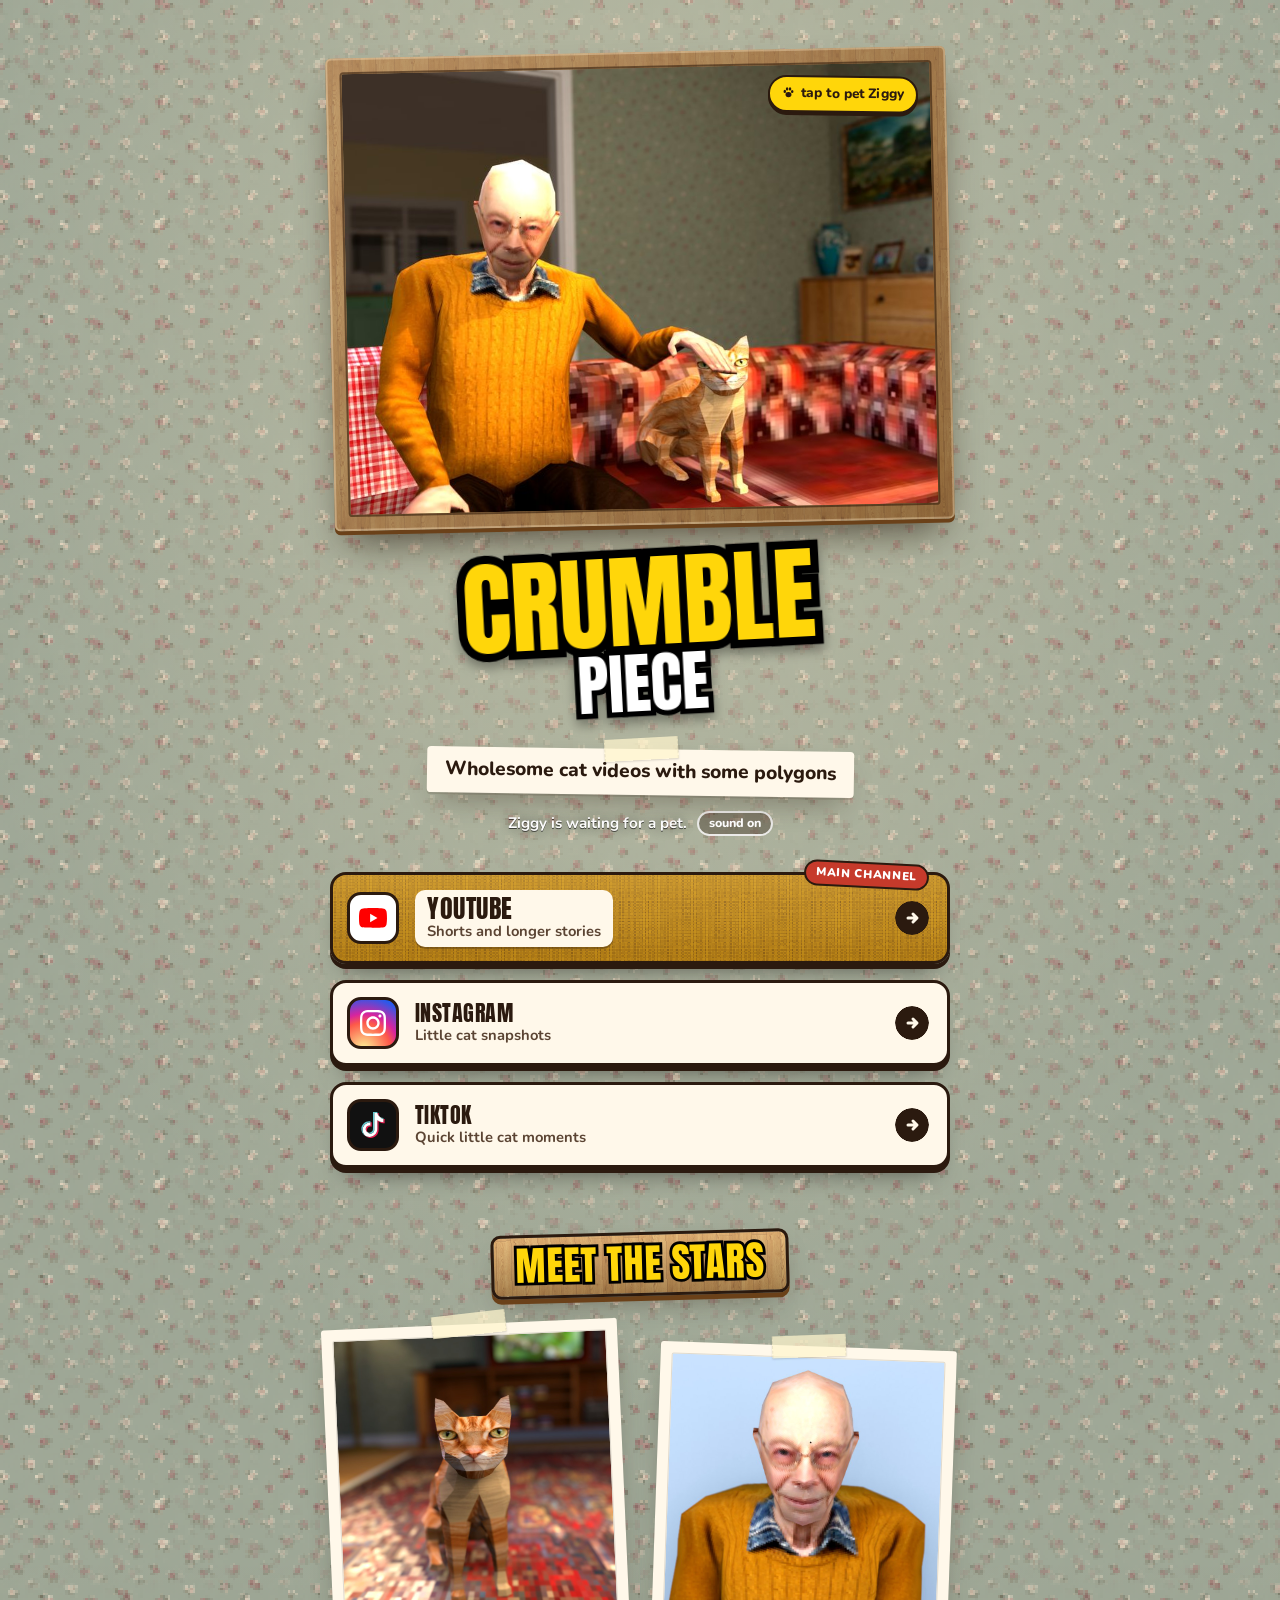
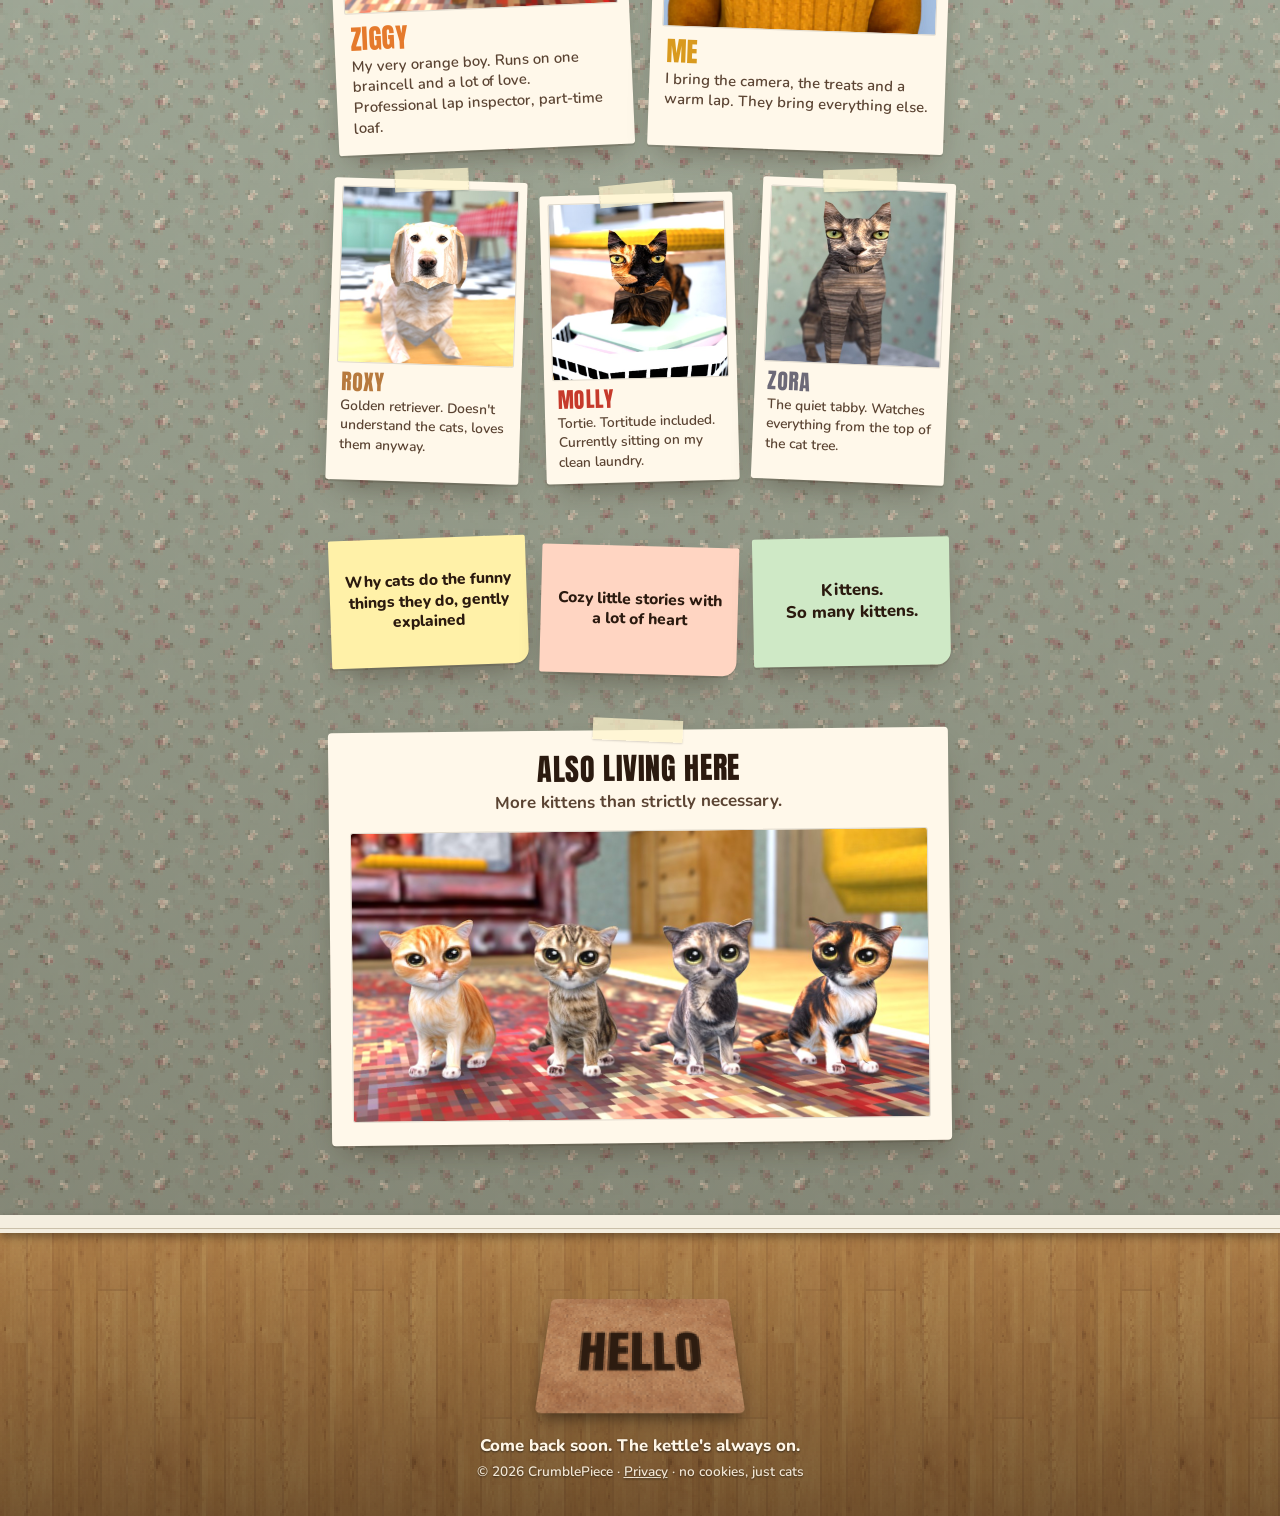
<file: index.html>
<!DOCTYPE html>
<html lang="en">

  <head>
    <meta charset="utf-8">
    <meta name="viewport" content="width=device-width, initial-scale=1">

    <title>CrumblePiece – wholesome cat videos</title>
    <meta name="description" content="Wholesome cat videos starring Ziggy, my very orange cat. Watch CrumblePiece on YouTube, Instagram and TikTok.">
    <link rel="canonical" href="https://crumblepiece.com/">
    <meta name="author" content="CrumblePiece">

    <link rel="icon" type="image/png" sizes="32x32" href="images/favicon-32.png">
    <link rel="apple-touch-icon" href="images/apple-touch-icon.png">
    <meta name="theme-color" content="#8fa287" media="(prefers-color-scheme: light)">
    <meta name="theme-color" content="#2b2a30" media="(prefers-color-scheme: dark)">

    <!-- How the page looks when shared in apps and on social media -->
    <meta property="og:type" content="website">
    <meta property="og:title" content="CrumblePiece">
    <meta property="og:description" content="Wholesome cat videos starring Ziggy and me.">
    <meta property="og:url" content="https://crumblepiece.com/">
    <meta property="og:image" content="https://crumblepiece.com/images/og.jpg">
    <meta property="og:image:width" content="1200">
    <meta property="og:image:height" content="630">
    <meta property="og:image:alt" content="Me on my sofa, petting Ziggy the orange cat">
    <meta name="twitter:card" content="summary_large_image">

    <link rel="preload" href="fonts/anton-latin.woff2" as="font" type="font/woff2" crossorigin>
    <link rel="preload" href="fonts/nunito-latin.woff2" as="font" type="font/woff2" crossorigin>
    <link rel="stylesheet" href="css/style.css">
    <script src="js/main.js" defer></script>
  </head>

  <body>

    <div class="wall">
      <main class="room">

        <!-- The photo on the wall: tap it to pet Ziggy -->
        <header class="hero">
          <div class="frame-wrap">
            <button class="frame" id="pet" type="button" aria-describedby="pet-count">
              <img src="images/hero-1200.jpg" srcset="images/hero-800.jpg 800w, images/hero-1200.jpg 1200w"
                   sizes="(min-width: 700px) 620px, 92vw" width="1200" height="900" fetchpriority="high"
                   alt="Me in my mustard sweater on the sofa, gently petting Ziggy, my orange cat. We both look into the camera.">
              <span class="frame-hint" aria-hidden="true">tap to pet Ziggy</span>
              <span class="visually-hidden">Pet Ziggy</span>
              <span class="hearts" aria-hidden="true"></span>
            </button>
          </div>

          <h1 class="logo" aria-label="CrumblePiece">
            <span class="logo-top" aria-hidden="true">Crumble</span>
            <span class="logo-bottom" aria-hidden="true">Piece</span>
          </h1>

          <p class="tagline">Wholesome cat videos with some polygons</p>

          <p class="pet-count" id="pet-count" aria-live="polite">
            <span id="pet-text">Ziggy is waiting for a pet.</span>
            <button class="sound-toggle" id="sound" type="button" aria-pressed="true">sound on</button>
            <span class="pet-mood" id="pet-mood"></span>
          </p>
        </header>

        <!-- Where to watch -->
        <nav class="links" aria-label="Watch CrumblePiece">

          <a class="link link--main" href="https://www.youtube.com/@CrumblePiece" target="_blank" rel="noopener">
            <span class="link-icon link-icon--yt"><img src="images/icons/youtube.svg" alt="" width="28" height="28"></span>
            <span class="link-text">
              <span class="link-title">YouTube</span>
              <span class="link-sub">Shorts and longer stories</span>
            </span>
            <span class="link-badge">main channel</span>
            <span class="link-arrow" aria-hidden="true"></span>
          </a>

          <a class="link" href="https://www.instagram.com/crumblepiece" target="_blank" rel="noopener">
            <span class="link-icon link-icon--ig"><img src="images/icons/instagram.svg" alt="" width="26" height="26"></span>
            <span class="link-text">
              <span class="link-title">Instagram</span>
              <span class="link-sub">Little cat snapshots</span>
            </span>
            <span class="link-arrow" aria-hidden="true"></span>
          </a>

          <a class="link" href="https://www.tiktok.com/@crumblepiece0" target="_blank" rel="noopener">
            <span class="link-icon link-icon--tt"><img src="images/icons/tiktok.svg" alt="" width="26" height="26"></span>
            <span class="link-text">
              <span class="link-title">TikTok</span>
              <span class="link-sub">Quick little cat moments</span>
            </span>
            <span class="link-arrow" aria-hidden="true"></span>
          </a>

        </nav>

        <!-- The stars, as polaroids taped to the wallpaper -->
        <section class="stars" aria-labelledby="stars-title">
          <h2 class="sign" id="stars-title">Meet the stars</h2>

          <div class="polaroids">
            <figure class="polaroid polaroid--ziggy">
              <img src="images/ziggy.jpg" width="800" height="800" loading="lazy"
                   alt="Ziggy, my orange cat, sitting on the rug in the cozy evening living room and looking into the camera">
              <figcaption>
                <strong>Ziggy</strong>
                My very orange boy. Runs on one braincell and a lot of love. Professional lap inspector, part-time loaf.
              </figcaption>
            </figure>

            <figure class="polaroid polaroid--me">
              <img src="images/me.jpg" width="800" height="800" loading="lazy"
                   alt="My very official passport photo: me in my mustard sweater, staring straight into the camera against a plain blue-grey background">
              <figcaption>
                <strong>Me</strong>
                I bring the camera, the treats and a warm lap. They bring everything else.
              </figcaption>
            </figure>
          </div>

          <div class="polaroids polaroids--small">
            <figure class="polaroid polaroid--roxy">
              <img src="images/roxy.jpg" width="600" height="600" loading="lazy"
                   alt="Roxy, a golden retriever, lying on the wooden floor and looking into the camera">
              <figcaption>
                <strong>Roxy</strong>
                Golden retriever. Doesn't understand the cats, loves them anyway.
              </figcaption>
            </figure>

            <figure class="polaroid polaroid--molly">
              <img src="images/molly.jpg" width="600" height="600" loading="lazy"
                   alt="Molly, a tortoiseshell cat, sitting on top of a laundry basket and looking into the camera">
              <figcaption>
                <strong>Molly</strong>
                Tortie. Tortitude included. Currently sitting on my clean laundry.
              </figcaption>
            </figure>

            <figure class="polaroid polaroid--zora">
              <img src="images/zora.jpg" width="600" height="600" loading="lazy"
                   alt="Zora, a grey tabby cat, sitting on the cat tree and looking into the camera">
              <figcaption>
                <strong>Zora</strong>
                The quiet tabby. Watches everything from the top of the cat tree.
              </figcaption>
            </figure>
          </div>
        </section>

        <!-- What the channel is about: three notes on the wall -->
        <section class="notes" aria-label="What you'll find">
          <p class="note note--1">Why cats do the funny things they do, gently explained</p>
          <p class="note note--2">Cozy little stories with a lot of heart</p>
          <p class="note note--3">Kittens. <br>So many kittens.</p>
        </section>

        <!-- The kittens -->
        <section class="family" aria-labelledby="family-title">
          <h2 class="family-title" id="family-title">Also living here</h2>
          <p>More kittens than strictly necessary.</p>
          <img class="kittens" src="images/kittens.jpg" width="1200" height="600" loading="lazy"
               alt="Four kittens sitting in a row on the rug, an orange one, two tabbies and a calico, all looking into the camera">
        </section>

      </main>
    </div>

    <!-- Skirting board, wooden floor and the doormat -->
    <footer class="floor">
      <img class="doormat" src="images/tex/doormat.png" width="96" height="72" alt="A doormat that says HELLO">
      <p class="floor-line">Come back soon. The kettle's always on.</p>
      <p class="floor-small">© 2026 CrumblePiece · <a href="privacy.html">Privacy</a> · no cookies, just cats</p>
    </footer>

  </body>

</html>
</file>
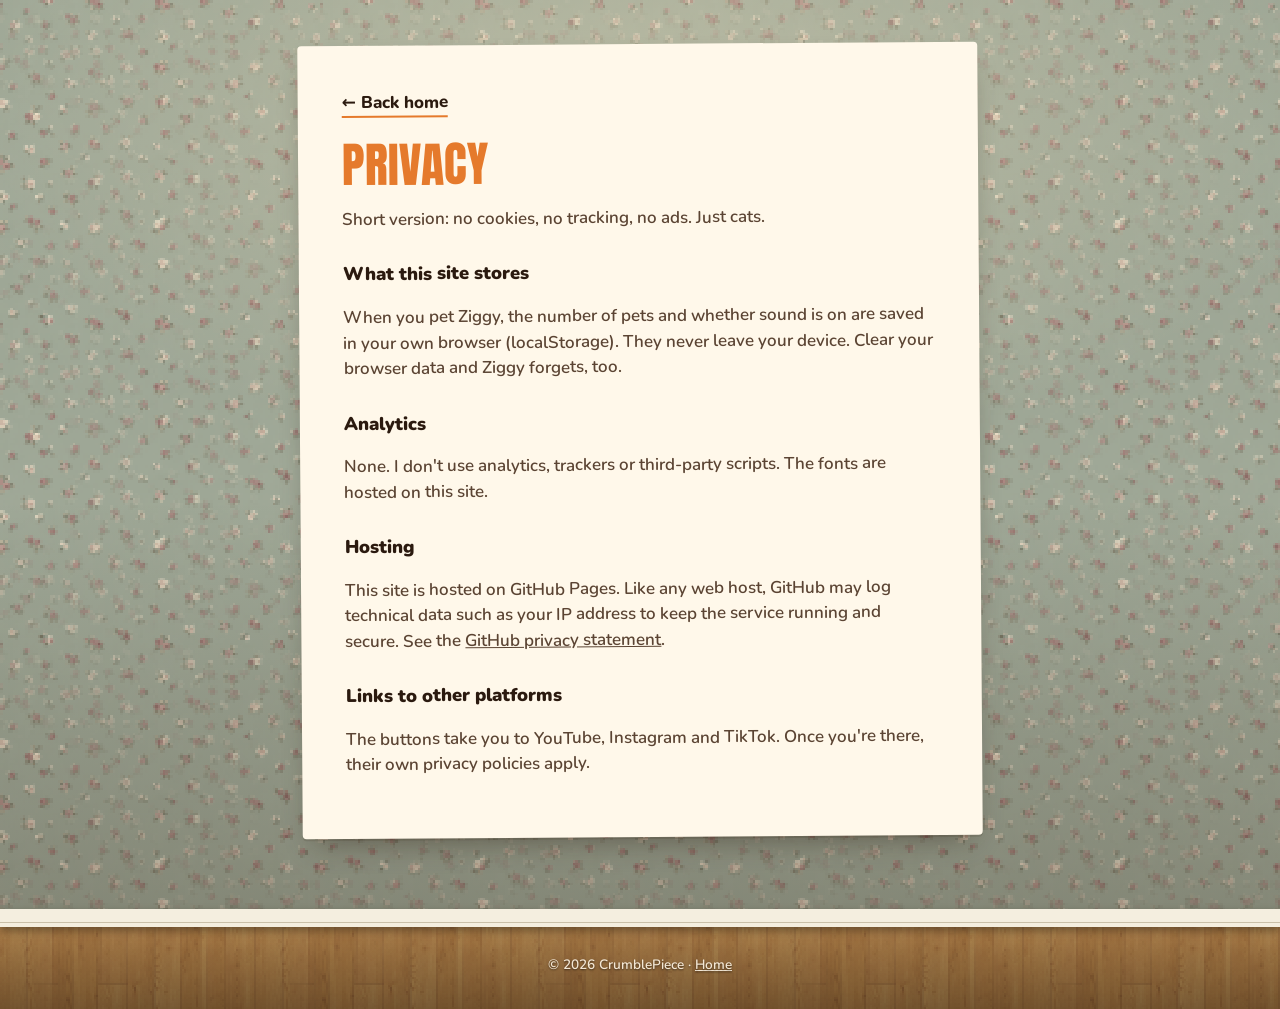
<file: privacy.html>
<!DOCTYPE html>
<html lang="en">

  <head>
    <meta charset="utf-8">
    <meta name="viewport" content="width=device-width, initial-scale=1">
    <title>Privacy – CrumblePiece</title>
    <meta name="description" content="Privacy information for crumblepiece.com: no cookies, no tracking.">
    <meta name="robots" content="noindex">
    <link rel="icon" type="image/png" sizes="32x32" href="images/favicon-32.png">
    <link rel="apple-touch-icon" href="images/apple-touch-icon.png">
    <meta name="theme-color" content="#8fa287" media="(prefers-color-scheme: light)">
    <meta name="theme-color" content="#2b2a30" media="(prefers-color-scheme: dark)">
    <link rel="stylesheet" href="css/style.css">
  </head>

  <body>
    <div class="wall">
      <main class="letter">
        <a class="back" href="index.html">← Back home</a>

        <h1>Privacy</h1>
        <p>Short version: no cookies, no tracking, no ads. Just cats.</p>

        <h2>What this site stores</h2>
        <p>When you pet Ziggy, the number of pets and whether sound is on are saved in your own browser
          (localStorage). They never leave your device. Clear your browser data and Ziggy forgets, too.</p>

        <h2>Analytics</h2>
        <p>None. I don't use analytics, trackers or third-party scripts. The fonts are hosted on this site.</p>

        <h2>Hosting</h2>
        <p>This site is hosted on GitHub Pages. Like any web host, GitHub may log technical data such as your IP address
          to keep the service running and secure. See the
          <a href="https://docs.github.com/en/site-policy/privacy-policies/github-general-privacy-statement" target="_blank" rel="noopener">GitHub privacy statement</a>.</p>

        <h2>Links to other platforms</h2>
        <p>The buttons take you to YouTube, Instagram and TikTok. Once you're there, their own privacy policies apply.</p>
      </main>
    </div>

    <footer class="floor">
      <p class="floor-small">© 2026 CrumblePiece · <a href="index.html">Home</a></p>
    </footer>
  </body>

</html>
</file>
<file: css/style.css>
/* CrumblePiece – my living room, PSX style.
   The wallpaper, floor, knit and doormat are the real textures from the video set;
   they are scaled up with pixelated filtering, just like in the renders. */

@font-face {
  font-family: "Anton";
  src: url("../fonts/anton-latin.woff2") format("woff2");
  font-weight: 400;
  font-display: swap;
}

@font-face {
  font-family: "Nunito";
  src: url("../fonts/nunito-latin.woff2") format("woff2");
  font-weight: 200 1000;
  font-display: swap;
}

@font-face {
  font-family: "Nunito";
  src: url("../fonts/nunito-italic-latin.woff2") format("woff2");
  font-weight: 200 1000;
  font-style: italic;
  font-display: swap;
}

/* ------------------------------------------------------------------ tokens */

:root {
  --ink: #2b1a0f;
  --ink-soft: #5b4433;
  --paper: #fff8ea;
  --paper-edge: #f1e3c6;
  --yellow: #ffd60a;
  --mustard: #d99a1e;
  --orange: #e57a2c;
  --red: #c63a2b;
  --sage: #8fa287;
  --wood: #b77a3e;
  --trim: #f4eedf;
  --wall-shade: rgba(255, 236, 196, 0.28);
  --wall-dim: rgba(30, 18, 8, 0);
  --shadow: 0 2px 0 rgba(43, 26, 15, 0.12), 0 14px 30px -12px rgba(43, 26, 15, 0.45);
  --radius: 16px;
  --display: "Anton", "Impact", "Arial Narrow Bold", sans-serif;
  --body: "Nunito", ui-rounded, "Segoe UI", system-ui, sans-serif;
  color-scheme: light;
}

/* Evening: the lamp is on, the wallpaper goes dusky */
@media (prefers-color-scheme: dark) {
  :root {
    --wall-shade: rgba(255, 196, 110, 0.20);
    --wall-dim: rgba(22, 16, 34, 0.62);
    --shadow: 0 2px 0 rgba(0, 0, 0, 0.3), 0 16px 34px -12px rgba(0, 0, 0, 0.75);
    --trim: #d9cdb3;
    color-scheme: dark;
  }
}

/* ------------------------------------------------------------------ base */

*,
*::before,
*::after {
  box-sizing: border-box;
}

html {
  -webkit-text-size-adjust: 100%;
  text-size-adjust: 100%;
}

body {
  margin: 0;
  min-height: 100vh;
  display: flex;
  flex-direction: column;
  font-family: var(--body);
  font-size: 1.0625rem;
  line-height: 1.5;
  color: var(--ink);
  background: #6f8068;
}

img {
  display: block;
  max-width: 100%;
  height: auto;
}

a {
  color: inherit;
}

button {
  font: inherit;
  color: inherit;
}

:focus-visible {
  outline: 3px solid var(--yellow);
  outline-offset: 4px;
  border-radius: 6px;
}

.visually-hidden {
  position: absolute;
  width: 1px;
  height: 1px;
  overflow: hidden;
  clip: rect(0 0 0 0);
  white-space: nowrap;
}

/* ------------------------------------------------------------------ the wall */

.wall {
  flex: 1;
  overflow-x: clip;             /* tilted polaroids and notes never cause sideways scrolling */
  background:
    radial-gradient(ellipse 80% 55% at 50% 12%, var(--wall-shade), transparent 70%),
    linear-gradient(var(--wall-dim), var(--wall-dim)),
    linear-gradient(180deg, rgba(0, 0, 0, 0) 55%, rgba(40, 24, 10, 0.22)),
    url("../images/tex/wallpaper.png") center top / 320px 320px repeat;
  image-rendering: pixelated;
}

.wall img,
.floor img {
  image-rendering: auto;
}

.room {
  width: min(100% - 32px, 620px);
  margin: 0 auto;
  padding: 44px 0 72px;
}

/* ------------------------------------------------------------------ hero: the framed photo */

.hero {
  text-align: center;
}

.frame-wrap {
  position: relative;
  padding-top: 8px;
}

.frame {
  position: relative;
  display: block;
  width: 100%;
  padding: clamp(10px, 2.6vw, 16px);
  border: 0;
  border-radius: 6px;
  cursor: pointer;
  background:
    linear-gradient(135deg, rgba(255, 255, 255, 0.18), rgba(0, 0, 0, 0.22)),
    url("../images/tex/floor_oak.png") center / 160px 160px;
  image-rendering: pixelated;
  box-shadow:
    inset 0 0 0 2px rgba(255, 236, 200, 0.35),
    inset 0 0 0 clamp(10px, 2.6vw, 16px) rgba(70, 38, 12, 0.25),
    0 4px 0 #6b4119,
    0 22px 40px -14px rgba(30, 15, 4, 0.7);
  transform: rotate(-1.2deg);
  transition: transform 0.25s cubic-bezier(.3, 1.6, .5, 1);
  -webkit-tap-highlight-color: transparent;
}

.frame img {
  width: 100%;
  border-radius: 2px;
  box-shadow: inset 0 0 0 1px rgba(0, 0, 0, 0.3);
  outline: 2px solid rgba(40, 20, 6, 0.55);
}

.frame:hover {
  transform: rotate(-0.4deg) scale(1.01);
}

.frame.is-petted {
  animation: squish 0.35s ease;
}

@keyframes squish {
  0% { transform: rotate(-0.4deg) scale(1.01); }
  40% { transform: rotate(-1.6deg) scale(0.985); }
  100% { transform: rotate(-0.4deg) scale(1.01); }
}

.frame-hint {
  position: absolute;
  right: clamp(18px, 4vw, 28px);
  top: clamp(18px, 4vw, 28px);
  padding: 6px 12px 7px;
  border-radius: 999px;
  font-weight: 800;
  font-size: 0.85rem;
  letter-spacing: 0.01em;
  color: var(--ink);
  background: var(--yellow);
  box-shadow: 0 3px 0 var(--ink);
  border: 2px solid var(--ink);
  transform: rotate(2deg);
  animation: nudge 2.6s ease-in-out infinite;
}

.frame-hint::before {
  content: "";
  display: inline-block;
  width: 0.95em;
  height: 0.95em;
  margin-right: 6px;
  vertical-align: -0.12em;
  background: currentColor;
  -webkit-mask: url("data:image/svg+xml,%3Csvg xmlns='http://www.w3.org/2000/svg' viewBox='0 0 24 24'%3E%3Cellipse cx='12' cy='16' rx='5.5' ry='4.6'/%3E%3Cellipse cx='5.2' cy='10.2' rx='2.3' ry='2.9'/%3E%3Cellipse cx='9.3' cy='5.6' rx='2.3' ry='3'/%3E%3Cellipse cx='14.7' cy='5.6' rx='2.3' ry='3'/%3E%3Cellipse cx='18.8' cy='10.2' rx='2.3' ry='2.9'/%3E%3C/svg%3E") center / contain no-repeat;
  mask: url("data:image/svg+xml,%3Csvg xmlns='http://www.w3.org/2000/svg' viewBox='0 0 24 24'%3E%3Cellipse cx='12' cy='16' rx='5.5' ry='4.6'/%3E%3Cellipse cx='5.2' cy='10.2' rx='2.3' ry='2.9'/%3E%3Cellipse cx='9.3' cy='5.6' rx='2.3' ry='3'/%3E%3Cellipse cx='14.7' cy='5.6' rx='2.3' ry='3'/%3E%3Cellipse cx='18.8' cy='10.2' rx='2.3' ry='2.9'/%3E%3C/svg%3E") center / contain no-repeat;
}

.frame.was-petted .frame-hint {
  animation: none;
  opacity: 0;
  transform: rotate(2deg) translateY(-6px);
  transition: opacity 0.4s, transform 0.4s;
}

@keyframes nudge {
  0%, 70%, 100% { transform: rotate(2deg); }
  78% { transform: rotate(-3deg) scale(1.06); }
  86% { transform: rotate(4deg) scale(1.06); }
}

/* floating pixel hearts */
.hearts {
  position: absolute;
  inset: 0;
  pointer-events: none;
  overflow: visible;
}

.heart {
  position: absolute;
  width: 26px;
  height: 24px;
  margin: -12px 0 0 -13px;
  background: url("data:image/svg+xml,%3Csvg xmlns='http://www.w3.org/2000/svg' viewBox='0 0 13 12' shape-rendering='crispEdges'%3E%3Cpath fill='%232b1a0f' d='M2 0h3v1H2zM8 0h3v1H8zM1 1h1v1H1zM5 1h1v1H5zM7 1h1v1H7zM11 1h1v1h-1zM0 2h1v4H0zM12 2h1v4h-1zM6 2h1v1H6zM1 6h1v1H1zM11 6h1v1h-1zM2 7h1v1H2zM10 7h1v1h-1zM3 8h1v1H3zM9 8h1v1H9zM4 9h1v1H4zM8 9h1v1H8zM5 10h1v1H5zM7 10h1v1H7zM6 11h1v1H6z'/%3E%3Cpath fill='%23ff5a6e' d='M2 1h3v1h1v1h1V2h1V1h3v1h1v4h-1v1h-1v1H9v1H8v1H7v1H6v-1H5V9H4V8H3V7H2V6H1V2h1z'/%3E%3Cpath fill='%23ffc2cb' d='M2 2h2v1H3v1H2z'/%3E%3C/svg%3E") center / contain no-repeat;
  image-rendering: pixelated;
  animation: float-up 1.3s cubic-bezier(.2, .7, .4, 1) forwards;
}

@keyframes float-up {
  0% { opacity: 0; transform: translate(0, 0) scale(0.4) rotate(var(--r)); }
  15% { opacity: 1; transform: translate(calc(var(--dx) * 0.2), -14px) scale(1.15) rotate(var(--r)); }
  100% { opacity: 0; transform: translate(var(--dx), -120px) scale(0.9) rotate(calc(var(--r) * -1)); }
}

/* ------------------------------------------------------------------ logo (thumbnail caption style) */

.logo {
  margin: 30px 0 0;
  font-family: var(--display);
  font-weight: 400;
  line-height: 0.92;
  text-transform: uppercase;
  transform: rotate(-3deg);
  filter: drop-shadow(0 6px 6px rgba(0, 0, 0, 0.35));
}

.logo span {
  display: block;
  -webkit-text-stroke: 0.16em #000;
  paint-order: stroke fill;
}

.logo-top {
  font-size: clamp(3.6rem, 17vw, 6.4rem);
  color: var(--yellow);
}

.logo-bottom {
  font-size: clamp(2.5rem, 11vw, 4.1rem);
  color: #fff;
  margin-top: 0.08em;
}

.tagline {
  display: inline-block;
  margin: 34px 0 0;
  padding: 8px 18px 9px;
  font-weight: 800;
  font-size: clamp(0.8rem, 4vw, 1.2rem);  /* shrinks on small phones so it always stays on one line */
  white-space: nowrap;
  max-width: 100%;
  background: var(--paper);
  border-radius: 4px;
  box-shadow: var(--shadow);
  transform: rotate(0.8deg);
  position: relative;
}

/* bits of tape */
.tagline::before,
.polaroid::before {
  content: "";
  position: absolute;
  top: -11px;
  left: 50%;
  width: 74px;
  height: 22px;
  margin-left: -37px;
  background: rgba(255, 245, 205, 0.72);
  border-left: 1px dashed rgba(0, 0, 0, 0.08);
  border-right: 1px dashed rgba(0, 0, 0, 0.08);
  box-shadow: 0 1px 2px rgba(0, 0, 0, 0.15);
  transform: rotate(-4deg);
}

.pet-count {
  margin: 16px auto 0;
  display: flex;
  flex-wrap: wrap;
  align-items: center;
  justify-content: center;
  gap: 6px 10px;
  font-weight: 700;
  font-size: 0.95rem;
  color: #fff;
  text-shadow: 0 1px 0 rgba(0, 0, 0, 0.6), 0 0 12px rgba(0, 0, 0, 0.45);
}

/* the mood line always sits on its own line under "Pets given: N" */
.pet-mood {
  flex-basis: 100%;
  white-space: nowrap;
  font-size: clamp(0.8rem, 3.8vw, 0.95rem);
}

.pet-mood:empty {
  display: none;
}

.pet-count b {
  color: var(--yellow);
  font-variant-numeric: tabular-nums;
}

.sound-toggle {
  border: 2px solid rgba(255, 255, 255, 0.85);
  background: rgba(43, 26, 15, 0.35);
  border-radius: 999px;
  padding: 1px 10px 2px;
  font-size: 0.78rem;
  font-weight: 800;
  color: #fff;
  text-shadow: none;
  cursor: pointer;
}

.sound-toggle[aria-pressed="false"] {
  opacity: 0.7;
  text-decoration: line-through;
}

/* ------------------------------------------------------------------ links */

.links {
  display: grid;
  gap: 16px;
  margin-top: 36px;
}

.link {
  position: relative;
  display: flex;
  align-items: center;
  gap: 16px;
  padding: 14px 18px 14px 14px;
  min-height: 76px;
  text-decoration: none;
  background: var(--paper);
  border: 3px solid var(--ink);
  border-radius: var(--radius);
  box-shadow: 0 5px 0 var(--ink), 0 18px 26px -16px rgba(0, 0, 0, 0.6);
  transition: transform 0.18s cubic-bezier(.3, 1.6, .5, 1), box-shadow 0.18s;
}

.link:hover {
  transform: translateY(-3px) rotate(-0.6deg);
  box-shadow: 0 8px 0 var(--ink), 0 22px 30px -16px rgba(0, 0, 0, 0.6);
}

.link:active {
  transform: translateY(4px);
  box-shadow: 0 1px 0 var(--ink), 0 8px 16px -10px rgba(0, 0, 0, 0.6);
}

/* the main channel wears my sweater */
.link--main {
  min-height: 92px;
  background:
    linear-gradient(rgba(255, 210, 120, 0.25), rgba(120, 70, 0, 0.12)),
    url("../images/tex/knit.png") center / 96px 96px;
  image-rendering: pixelated;
}

.link--main .link-title {
  font-size: 1.6rem;
}

.link--main .link-text {
  background: var(--paper);
  border-radius: 10px;
  padding: 4px 12px 6px;
  box-shadow: 0 2px 0 rgba(43, 26, 15, 0.35);
}

.link-icon {
  flex: none;
  display: grid;
  place-items: center;
  width: 52px;
  height: 52px;
  border-radius: 14px;
  border: 3px solid var(--ink);
}

.link-icon img {
  image-rendering: auto;
}

.link-icon--yt { background: #fff; }
.link-icon--tt { background: #111; }
.link-icon--ig { background: radial-gradient(circle at 30% 107%, #fdf497 0%, #fd5949 45%, #d6249f 60%, #285aeb 90%); }

.link-text {
  display: flex;
  flex-direction: column;
  min-width: 0;
}

.link-title {
  font-family: var(--display);
  font-size: 1.4rem;
  line-height: 1.1;
  letter-spacing: 0.02em;
  text-transform: uppercase;
}

.link-sub {
  font-weight: 700;
  font-size: 0.92rem;
  color: var(--ink-soft);
  line-height: 1.3;
}

.link-badge {
  position: absolute;
  top: -13px;
  right: 18px;
  padding: 2px 10px 3px;
  font-weight: 900;
  font-size: 0.72rem;
  text-transform: uppercase;
  letter-spacing: 0.06em;
  color: #fff;
  background: var(--red);
  border: 2px solid var(--ink);
  border-radius: 999px;
  transform: rotate(3deg);
}

.link-arrow {
  margin-left: auto;
  flex: none;
  width: 34px;
  height: 34px;
  border-radius: 50%;
  background: var(--ink);
  -webkit-mask: url("data:image/svg+xml,%3Csvg xmlns='http://www.w3.org/2000/svg' viewBox='0 0 24 24'%3E%3Ccircle cx='12' cy='12' r='12'/%3E%3C/svg%3E");
  position: relative;
  transition: transform 0.2s;
}

.link-arrow::after {
  content: "";
  position: absolute;
  inset: 0;
  background: var(--paper);
  -webkit-mask: url("data:image/svg+xml,%3Csvg xmlns='http://www.w3.org/2000/svg' viewBox='0 0 24 24' fill='none' stroke='black' stroke-width='3' stroke-linecap='round' stroke-linejoin='round'%3E%3Cpath d='M8 12h8M13 8l4 4-4 4'/%3E%3C/svg%3E") center / 70% no-repeat;
  mask: url("data:image/svg+xml,%3Csvg xmlns='http://www.w3.org/2000/svg' viewBox='0 0 24 24' fill='none' stroke='black' stroke-width='3' stroke-linecap='round' stroke-linejoin='round'%3E%3Cpath d='M8 12h8M13 8l4 4-4 4'/%3E%3C/svg%3E") center / 70% no-repeat;
}

.link:hover .link-arrow {
  transform: translateX(3px);
}

/* ------------------------------------------------------------------ section signs */

.sign {
  display: table;
  margin: 64px auto 28px;
  padding: 6px 22px 8px;
  font-family: var(--display);
  font-weight: 400;
  font-size: clamp(1.9rem, 7vw, 2.5rem);
  line-height: 1.1;
  text-transform: uppercase;
  letter-spacing: 0.02em;
  color: var(--yellow);
  -webkit-text-stroke: 0.14em #000;
  paint-order: stroke fill;
  background:
    linear-gradient(rgba(255, 255, 255, 0.1), rgba(0, 0, 0, 0.25)),
    url("../images/tex/floor_oak.png") center / 128px 128px;
  image-rendering: pixelated;
  border: 3px solid var(--ink);
  border-radius: 10px;
  box-shadow: 0 5px 0 #6b4119, var(--shadow);
  transform: rotate(-1.5deg);
}

/* ------------------------------------------------------------------ polaroids */

.polaroids {
  display: grid;
  grid-template-columns: 1fr 1fr;
  gap: clamp(14px, 4vw, 28px);
}

.polaroid {
  position: relative;
  margin: 0;
  padding: 12px 12px 16px;
  background: var(--paper);
  border-radius: 3px;
  box-shadow: var(--shadow);
}

.polaroid--ziggy { transform: rotate(-2.5deg); }
.polaroid--me { transform: rotate(2deg); margin-top: 22px; }

/* the supporting cast: three smaller polaroids */
.polaroids--small {
  grid-template-columns: repeat(3, 1fr);
  gap: clamp(12px, 3vw, 20px);
  margin-top: 30px;
}

.polaroids--small .polaroid { padding: 9px 9px 12px; }
.polaroids--small .polaroid strong { font-size: 1.35rem; }
.polaroids--small .polaroid figcaption { font-size: 0.86rem; padding-top: 9px; }
.polaroid--roxy { transform: rotate(1.8deg); }
.polaroid--molly { transform: rotate(-1.5deg); margin-top: 14px; }
.polaroid--zora { transform: rotate(2.4deg); }

.polaroid img {
  width: 100%;
  aspect-ratio: 1;
  object-fit: cover;
  border-radius: 1px;
  outline: 1px solid rgba(0, 0, 0, 0.12);
}

.polaroid figcaption {
  padding: 12px 4px 0;
  font-weight: 600;
  font-size: 0.93rem;
  line-height: 1.4;
  color: var(--ink-soft);
}

.polaroid strong {
  display: block;
  margin-bottom: 2px;
  font-family: var(--display);
  font-weight: 400;
  font-size: 1.7rem;
  letter-spacing: 0.02em;
  line-height: 1.05;
  text-transform: uppercase;
  color: var(--orange);
}

.polaroid--me strong { color: var(--mustard); }
.polaroid--roxy strong { color: var(--wood); }
.polaroid--molly strong { color: var(--red); }
.polaroid--zora strong { color: #6d6a78; }

/* ------------------------------------------------------------------ sticky notes */

.notes {
  display: grid;
  grid-template-columns: repeat(3, 1fr);
  gap: 14px;
  margin-top: 56px;
}

.note {
  margin: 0;
  padding: 18px 14px 20px;
  min-height: 128px;
  display: flex;
  align-items: center;
  justify-content: center;
  text-align: center;
  font-weight: 800;
  font-size: 0.98rem;
  line-height: 1.3;
  border-radius: 2px 2px 14px 2px;
  box-shadow: var(--shadow);
  color: var(--ink);
}

.note--1 { background: #fff1a8; transform: rotate(-2deg); }
.note--2 { background: #ffd5c2; transform: rotate(1.5deg) translateY(8px); }
.note--3 { background: #cfe9c6; transform: rotate(-1deg); font-size: 1.05rem; }

/* ------------------------------------------------------------------ the rest of the household */

.family {
  position: relative;
  margin-top: 64px;
  padding: 22px 22px 24px;
  text-align: center;
  background: var(--paper);
  border-radius: 4px;
  box-shadow: var(--shadow);
  transform: rotate(-0.6deg);
}

.family::before {
  content: "";
  position: absolute;
  top: -11px;
  left: 50%;
  width: 90px;
  height: 22px;
  margin-left: -45px;
  background: rgba(255, 245, 205, 0.72);
  box-shadow: 0 1px 2px rgba(0, 0, 0, 0.15);
  transform: rotate(3deg);
}

.family-title {
  margin: 0;
  font-family: var(--display);
  font-weight: 400;
  font-size: 1.9rem;
  line-height: 1.1;
  text-transform: uppercase;
  letter-spacing: 0.02em;
}

.family p {
  margin: 4px 0 16px;
  font-weight: 700;
  color: var(--ink-soft);
}

.kittens {
  width: 100%;
  border-radius: 2px;
  outline: 1px solid rgba(0, 0, 0, 0.12);
}

/* ------------------------------------------------------------------ floor + doormat */

.floor {
  position: relative;
  padding: 46px 16px 34px;
  text-align: center;
  color: #fff6e6;
  background:
    linear-gradient(rgba(60, 30, 8, 0.25), rgba(30, 14, 2, 0.55)),
    url("../images/tex/floor_oak.png") center top / 256px 256px;
  image-rendering: pixelated;
}

/* skirting board */
.floor::before {
  content: "";
  position: absolute;
  top: 0;
  left: 0;
  right: 0;
  height: 18px;
  background: linear-gradient(var(--trim) 0 70%, #c9bfa8 70% 78%, var(--trim) 78%);
  box-shadow: 0 4px 8px rgba(0, 0, 0, 0.35);
}

.floor .doormat {
  width: 192px;
  height: 144px;
  margin: 18px auto 0;
  image-rendering: pixelated;
  transform: perspective(500px) rotateX(38deg);
  box-shadow: 0 10px 16px -6px rgba(0, 0, 0, 0.55);
  border-radius: 6px;
}

.floor-line {
  margin: 10px 0 4px;
  font-weight: 800;
  font-size: 1.05rem;
  text-shadow: 0 1px 2px rgba(0, 0, 0, 0.6);
}

.floor-small {
  margin: 0;
  font-weight: 600;
  font-size: 0.85rem;
  opacity: 0.9;
  text-shadow: 0 1px 2px rgba(0, 0, 0, 0.6);
}

/* ------------------------------------------------------------------ privacy page */

.letter {
  width: min(100% - 32px, 680px);
  margin: 44px auto 72px;
  padding: clamp(22px, 5vw, 44px);
  background: var(--paper);
  border-radius: 4px;
  box-shadow: var(--shadow);
  transform: rotate(-0.4deg);
}

.letter h1 {
  margin: 0 0 6px;
  font-family: var(--display);
  font-weight: 400;
  font-size: clamp(2.2rem, 8vw, 3rem);
  line-height: 1.05;
  text-transform: uppercase;
  color: var(--orange);
}

.letter h2 {
  margin: 28px 0 4px;
  font-size: 1.15rem;
  font-weight: 900;
}

.letter p,
.letter li {
  color: var(--ink-soft);
  font-weight: 600;
}

.letter .back {
  display: inline-block;
  margin-bottom: 22px;
  font-weight: 800;
  text-decoration: none;
  border-bottom: 2px solid var(--orange);
}

/* ------------------------------------------------------------------ small screens */

@media (max-width: 520px) {
  .room { padding-top: 28px; }

  .polaroids { gap: 12px; }
  .polaroid { padding: 8px 8px 12px; }
  .polaroid strong { font-size: 1.35rem; }
  .polaroid figcaption { font-size: 0.84rem; }
  .polaroid--me { margin-top: 16px; }

  /* small polaroids become photo + text rows */
  .polaroids--small { grid-template-columns: 1fr; gap: 14px; margin-top: 24px; }
  .polaroids--small .polaroid {
    display: grid;
    grid-template-columns: 112px 1fr;
    gap: 12px;
    align-items: center;
    padding: 8px;
  }
  .polaroids--small .polaroid figcaption { padding: 0; }
  .polaroid--molly { margin-top: 0; }

  .notes { grid-template-columns: 1fr; gap: 12px; }
  .note { min-height: 0; padding: 16px; }
  .note--2 { transform: rotate(1.2deg); }

  .family { padding: 20px 14px 16px; }

  .link-badge { right: 12px; }
}

@media (prefers-reduced-motion: reduce) {
  *,
  *::before,
  *::after {
    animation-duration: 0.01ms !important;
    animation-iteration-count: 1 !important;
    transition-duration: 0.01ms !important;
  }
}
</file>
